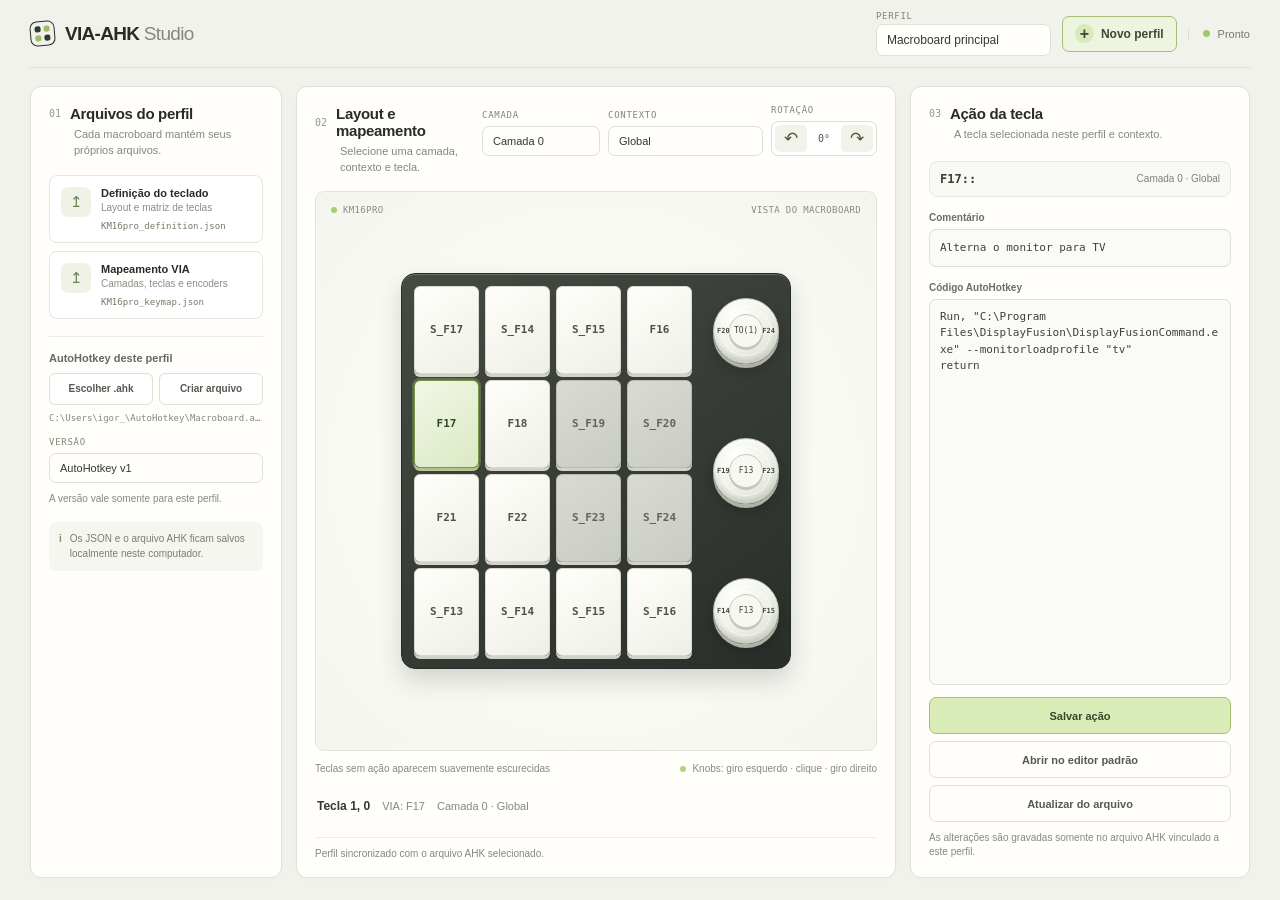
<file: mockup-final.html>
<!doctype html>
<html lang="pt-BR">
<head>
  <meta charset="utf-8">
  <meta name="viewport" content="width=device-width, initial-scale=1">
  <title>VIA-AHK Studio — mockup final</title>
  <style>
    :root{font-family:Inter,"Segoe UI",Arial,sans-serif;color:#282c25;background:#f2f2ed;font-synthesis:none;--ink:#282c25;--muted:#777d70;--line:#e4e5dc;--green:#a9c975;--paper:#fffefa;--soft:#f7f7f1;--mono:"Cascadia Code",Consolas,monospace}
    *{box-sizing:border-box}body{margin:0;min-width:320px}button,select,input,textarea{font:inherit}button{cursor:pointer}button:focus-visible,select:focus-visible,input:focus-visible,textarea:focus-visible{outline:2px solid #78994b;outline-offset:2px}
    .app{min-height:100vh;display:flex;flex-direction:column;padding:0 30px}.topbar{height:68px;flex:none;display:flex;align-items:center;justify-content:space-between;gap:20px;border-bottom:1px solid #dedfd7}.brand{display:flex;align-items:center;gap:10px;color:var(--ink);text-decoration:none;font-weight:750;font-size:19px;letter-spacing:-.7px}.mark{width:25px;height:25px;border:1.5px solid;border-radius:7px;display:grid;grid-template-columns:1fr 1fr;gap:3px;padding:4px;transform:rotate(-5deg)}.mark i{background:#33392f;border-radius:2px}.mark i:nth-child(2),.mark i:nth-child(3){background:#9cbd65}.brand span:last-child span{color:#84897d;font-weight:450}.top-right{display:flex;align-items:center;gap:11px}.profile{display:grid;gap:3px;min-width:175px}.eyebrow{font:9px var(--mono);letter-spacing:.08em;color:#818778}.profile select,.control select{appearance:none;border:1px solid #dedfd6;border-radius:7px;background:#fffefa;padding:8px 30px 8px 10px;color:#34392f;font-size:12px}.profile select{width:100%}.new-profile{height:36px;display:flex;align-items:center;gap:7px;border:1px solid #a6bd79;border-radius:7px;background:#edf4df;padding:0 12px;color:#3d4b30;font-size:12px;font-weight:650}.new-profile b{display:grid;place-items:center;width:19px;height:19px;border-radius:50%;background:#dae9bd;font-size:16px;line-height:1}.online{display:flex;align-items:center;gap:8px;border-left:1px solid #dedfd6;padding-left:14px;color:#73796d;font-size:11px;white-space:nowrap}.dot{width:7px;height:7px;border-radius:50%;background:#9fca65}
    main{flex:1;min-height:0;padding:18px 0 22px}.workspace{min-height:calc(100vh - 108px);display:grid;grid-template-columns:252px minmax(420px,1fr) 340px;gap:14px}.panel{min-width:0;border:1px solid #e0e1d8;border-radius:11px;background:var(--paper);box-shadow:0 2px 7px #28302005}.settings,.editor{padding:18px}.heading{display:flex;align-items:center;gap:9px;margin-bottom:5px}.heading h1,.heading h2{margin:0;font-size:15px;letter-spacing:-.3px}.step{font:10px var(--mono);color:#939a88}.hint{margin:0 0 16px 25px;color:#83887c;font-size:11px;line-height:1.45}
    .file-card{display:flex;align-items:flex-start;gap:10px;padding:11px;border:1px solid #e5e6de;border-radius:8px;background:#fff;margin:8px 0}.file-icon{flex:none;display:grid;place-items:center;width:30px;height:30px;border-radius:7px;background:#eef3e5;color:#6b8250;font-size:15px}.file-info{min-width:0;flex:1}.file-info strong{display:block;font-size:11px}.file-info small{display:block;margin-top:3px;color:#898e82;font-size:10px}.file-name{display:block;overflow:hidden;margin-top:8px;color:#727a67;font:9px var(--mono);text-overflow:ellipsis;white-space:nowrap}.config{margin-top:17px;padding-top:15px;border-top:1px solid #ecece6}.config-title{margin-bottom:9px;color:#646a5e;font-size:11px;font-weight:650}.btn-row{display:flex;gap:6px}.quiet{min-height:32px;flex:1;border:1px solid #dedfd7;border-radius:6px;background:white;color:#545a4e;font-size:10px;font-weight:600}.path{display:block;overflow:hidden;margin-top:8px;color:#83887d;font:9px var(--mono);text-overflow:ellipsis;white-space:nowrap}.control{position:relative;display:grid;gap:6px;min-width:0}.control select{width:100%;font-size:11px}.config .control{margin-top:14px}.config-note{margin:9px 0 0;color:#858a7e;font-size:10px;line-height:1.45}.local-note{display:flex;gap:8px;margin-top:16px;padding:10px;border-radius:7px;background:#f5f6f0;color:#787e72;font-size:10px;line-height:1.45}.local-note b{color:#7f9560}
    .center{display:flex;flex-direction:column;padding:18px;min-height:0}.center-head{display:flex;align-items:flex-start;justify-content:space-between;gap:14px}.center-head .hint{margin-bottom:0}.controls{display:flex;align-items:flex-end;gap:8px}.control.layer{width:118px}.control.context{width:155px}.rotation{display:grid;gap:6px;width:106px}.rotate{height:35px;display:grid;grid-template-columns:32px 1fr 32px;align-items:center;gap:3px;border:1px solid #dedfd6;border-radius:7px;background:white;padding:3px}.rotate button{height:27px;border:0;border-radius:5px;background:#f1f3eb;color:#4c5940;font-size:17px}.rotate output{text-align:center;font:10px var(--mono);color:#4f5649}
    .stage{position:relative;flex:1;min-height:360px;margin-top:15px;display:grid;place-items:center;overflow:hidden;border:1px solid #e3e4dc;border-radius:9px;background:radial-gradient(ellipse at center,#fffefa 0,#fafaf5 56%,#f5f5ef 100%)}.stage-meta{position:absolute;top:13px;left:15px;right:15px;display:flex;justify-content:space-between;color:#858b7f;font:9px var(--mono);letter-spacing:.04em}.led{display:inline-block;width:6px;height:6px;margin-right:6px;border-radius:50%;background:#a8cf6d}
    .board{position:relative;width:min(100%,390px);height:396px;padding:12px;border:1px solid #272d26;border-radius:14px;background:linear-gradient(145deg,#454b43,#292e29);box-shadow:inset 0 1px #ffffff36,0 12px 25px #24291e2c}.key-grid{width:calc(100% - 86px);height:100%;display:grid;grid-template-columns:repeat(4,minmax(0,1fr));grid-template-rows:repeat(4,minmax(0,1fr));gap:6px}.key{position:relative;display:grid;place-items:center;min-width:0;border:1px solid #d8dacf;border-radius:6px;background:linear-gradient(145deg,#fffefa,#efefe8);box-shadow:0 3px 0 #d1d2c8;color:#4d5348;font:600 11px var(--mono);transition:.12s}.key:hover{border-color:#9db96a;transform:translateY(-1px)}.key.active{border-color:#78984b;background:linear-gradient(145deg,#f1f7e5,#dce9c4);box-shadow:0 0 0 2px #9cb96c55,0 3px 0 #bbc99d;color:#364629}.key.empty{background:linear-gradient(145deg,#d9dbd3,#c9ccc2);border-color:#b9bcb2;color:#60655c}.knob{position:absolute;z-index:2;right:11px;width:66px;height:66px;border:1px solid #bfc3b7;border-radius:50%;background:radial-gradient(circle at 35% 28%,#fff 0,#f0f1e9 50%,#cfd2c6 100%);box-shadow:inset 0 2px 4px #ffffffc7,inset 0 -3px 5px #a1a59777,0 4px 0 #aeb2a7,0 7px 12px #1114;display:grid;place-items:center}.knob.k1{top:24px}.knob.k2{top:50%;transform:translateY(-50%)}.knob.k3{bottom:24px}.knob-core{width:34px;height:34px;border:1px solid #c4c8bb;border-radius:50%;display:grid;place-items:center;background:#f7f8f2;color:#42483d;font:8px var(--mono);box-shadow:0 2px 0 #c3c6bb}.knob-side{position:absolute;top:50%;transform:translateY(-50%);z-index:3;color:#3e4934;font:700 7px var(--mono);text-shadow:0 0 3px white,0 0 4px white;white-space:nowrap}.knob-side.left{left:3px}.knob-side.right{right:3px}.knob:after{content:"";position:absolute;inset:7px;border:1px solid #ffffff98;border-radius:50%;pointer-events:none}.stage-foot{display:flex;align-items:center;justify-content:space-between;gap:12px;margin-top:12px;color:#858a7e;font-size:10px}.stage-foot span{display:flex;align-items:center;gap:6px}.mini-led{width:6px;height:6px;border-radius:50%;background:#b2d57a}.selection{min-height:64px;display:flex;align-items:center;gap:12px;border-bottom:1px solid #edeee8;padding:12px 2px;color:#747a6d;font-size:11px}.selection strong{color:#34392f;font-size:12px}.selection em{font-style:normal;color:#83897c}.save-state{padding-top:10px;color:#83897c;font-size:10px}
    .editor{display:flex;flex-direction:column;gap:0}.editor .hint{margin-bottom:18px}.selected-key{display:flex;align-items:center;justify-content:space-between;gap:10px;padding:10px;border:1px solid #e6e8de;border-radius:8px;background:#f8f9f4}.selected-key strong{font:700 12px var(--mono);color:#35432a}.selected-key span{color:#7d8476;font-size:10px}.label{display:block;margin:15px 0 6px;color:#697063;font-size:10px;font-weight:650}.comment,.code{width:100%;border:1px solid #dedfd6;border-radius:7px;background:#fafaf6;color:#3d4338;padding:9px 10px;font:11px/1.5 var(--mono)}.comment{height:38px}.code{flex:1;min-height:190px;resize:none;tab-size:4}.code::placeholder{color:#a0a498}.editor-actions{display:grid;gap:7px;margin-top:12px}.primary,.secondary{min-height:37px;border:1px solid #a8bf79;border-radius:7px;background:#d9ecb8;color:#36472a;font-size:11px;font-weight:650}.secondary{border-color:#dedfd6;background:#fffefa;color:#555b4f}.editor-note{margin:9px 0 0;color:#858a7e;font-size:10px;line-height:1.4}
    @media(max-width:1150px){.app{padding:0 18px}.workspace{grid-template-columns:220px minmax(350px,1fr) 300px;gap:10px}.center{padding:14px}.editor,.settings{padding:15px}.control.context{width:130px}}
    @media(max-width:1050px){.app{min-height:100vh}.workspace{grid-template-columns:220px minmax(0,1fr);grid-template-rows:minmax(570px,auto) auto}.editor{grid-column:1/-1;min-height:400px}.code{min-height:170px}.stage{min-height:380px}}
    @media(max-width:650px){.app{padding:0 10px}.topbar{height:60px}.top-right{gap:6px}.profile{min-width:100px;max-width:130px}.online{display:none}.new-profile{width:36px;justify-content:center;padding:0}.new-profile span{display:none}.workspace{display:flex;flex-direction:column}.settings{order:2}.center{order:1;min-height:590px;padding:13px}.editor{order:3;min-height:440px}.center-head{display:grid}.controls{display:grid;grid-template-columns:1fr 1fr;align-items:end}.control.layer,.control.context,.rotation{width:auto}.rotation{grid-column:1/-1;grid-template-columns:1fr 150px;align-items:center}.stage{min-height:430px}.board{width:min(100%,370px);height:370px;padding:10px}.key-grid{width:calc(100% - 78px);gap:5px}.knob{width:60px;height:60px;right:8px}.knob.k1{top:18px}.knob.k3{bottom:18px}.stage-foot{flex-wrap:wrap}.top-right{gap:6px}}
  </style>
</head>
<body>
  <div class="app">
    <header class="topbar">
      <a class="brand" href="#" aria-label="VIA-AHK Studio"><span class="mark" aria-hidden="true"><i></i><i></i><i></i><i></i></span><span>VIA-AHK <span>Studio</span></span></a>
      <div class="top-right">
        <label class="profile"><span class="eyebrow">PERFIL</span><select aria-label="Perfil do macroboard"><option>Macroboard principal</option><option>Atalhos CapCut</option></select></label>
        <button class="new-profile" type="button"><b aria-hidden="true">+</b><span>Novo perfil</span></button>
        <div class="online"><i class="dot"></i>Pronto</div>
      </div>
    </header>
    <main>
      <div class="workspace">
        <aside class="panel settings" aria-label="Configurações do perfil">
          <div class="heading"><span class="step">01</span><h1>Arquivos do perfil</h1></div>
          <p class="hint">Cada macroboard mantém seus próprios arquivos.</p>
          <div class="file-card"><span class="file-icon">↥</span><div class="file-info"><strong>Definição do teclado</strong><small>Layout e matriz de teclas</small><span class="file-name">KM16pro_definition.json</span></div></div>
          <div class="file-card"><span class="file-icon">↥</span><div class="file-info"><strong>Mapeamento VIA</strong><small>Camadas, teclas e encoders</small><span class="file-name">KM16pro_keymap.json</span></div></div>
          <div class="config">
            <div class="config-title">AutoHotkey deste perfil</div>
            <div class="btn-row"><button class="quiet" type="button">Escolher .ahk</button><button class="quiet" type="button">Criar arquivo</button></div>
            <span class="path">C:\Users\igor_\AutoHotkey\Macroboard.ahk</span>
            <label class="control"><span class="eyebrow">VERSÃO</span><select><option>AutoHotkey v1</option><option>AutoHotkey v2</option></select></label>
            <p class="config-note">A versão vale somente para este perfil.</p>
          </div>
          <div class="local-note"><b>i</b><span>Os JSON e o arquivo AHK ficam salvos localmente neste computador.</span></div>
        </aside>

        <section class="panel center" aria-label="Layout do macroboard">
          <div class="center-head">
            <div><div class="heading"><span class="step">02</span><h2>Layout e mapeamento</h2></div><p class="hint">Selecione uma camada, contexto e tecla.</p></div>
            <div class="controls">
              <label class="control layer"><span class="eyebrow">CAMADA</span><select><option>Camada 0</option><option>Camada 1</option></select></label>
              <label class="control context"><span class="eyebrow">CONTEXTO</span><select><option>Global</option><option>CapCut.exe</option></select></label>
              <div class="rotation"><span class="eyebrow">ROTAÇÃO</span><div class="rotate"><button aria-label="Girar à esquerda">↶</button><output>0°</output><button aria-label="Girar à direita">↷</button></div></div>
            </div>
          </div>
          <div class="stage">
            <div class="stage-meta"><span><i class="led"></i>KM16PRO</span><span>VISTA DO MACROBOARD</span></div>
            <div class="board" aria-label="Visualização do teclado">
              <div class="key-grid">
                <button class="key">S_F17</button><button class="key">S_F14</button><button class="key">S_F15</button><button class="key">F16</button>
                <button class="key active">F17</button><button class="key">F18</button><button class="key empty">S_F19</button><button class="key empty">S_F20</button>
                <button class="key">F21</button><button class="key">F22</button><button class="key empty">S_F23</button><button class="key empty">S_F24</button>
                <button class="key">S_F13</button><button class="key">S_F14</button><button class="key">S_F15</button><button class="key">S_F16</button>
              </div>
              <div class="knob k1"><span class="knob-side left">F20</span><span class="knob-side right">F24</span><span class="knob-core">TO(1)</span></div>
              <div class="knob k2"><span class="knob-side left">F19</span><span class="knob-side right">F23</span><span class="knob-core">F13</span></div>
              <div class="knob k3"><span class="knob-side left">F14</span><span class="knob-side right">F15</span><span class="knob-core">F13</span></div>
            </div>
          </div>
          <div class="stage-foot"><span>Teclas sem ação aparecem suavemente escurecidas</span><span><i class="mini-led"></i>Knobs: giro esquerdo · clique · giro direito</span></div>
          <div class="selection"><strong>Tecla 1, 0</strong><em>VIA: F17</em><em>Camada 0 · Global</em></div>
          <div class="save-state">Perfil sincronizado com o arquivo AHK selecionado.</div>
        </section>

        <aside class="panel editor" aria-label="Editor da ação AutoHotkey">
          <div class="heading"><span class="step">03</span><h2>Ação da tecla</h2></div>
          <p class="hint">A tecla selecionada neste perfil e contexto.</p>
          <div class="selected-key"><strong>F17::</strong><span>Camada 0 · Global</span></div>
          <label class="label" for="comment">Comentário</label><input class="comment" id="comment" value="Alterna o monitor para TV">
          <label class="label" for="code">Código AutoHotkey</label><textarea class="code" id="code" spellcheck="false">Run, "C:\Program Files\DisplayFusion\DisplayFusionCommand.exe" --monitorloadprofile "tv"
return</textarea>
          <div class="editor-actions"><button class="primary" type="button">Salvar ação</button><button class="secondary" type="button">Abrir no editor padrão</button><button class="secondary" type="button">Atualizar do arquivo</button></div>
          <p class="editor-note">As alterações são gravadas somente no arquivo AHK vinculado a este perfil.</p>
        </aside>
      </div>
    </main>
  </div>
  <script>
    document.querySelectorAll('.key').forEach((key) => key.addEventListener('click', () => {
      document.querySelector('.key.active')?.classList.remove('active'); key.classList.add('active');
      document.querySelector('.selected-key strong').textContent = `${key.textContent.trim()}::`;
    }));
  </script>
</body>
</html>
</file>
